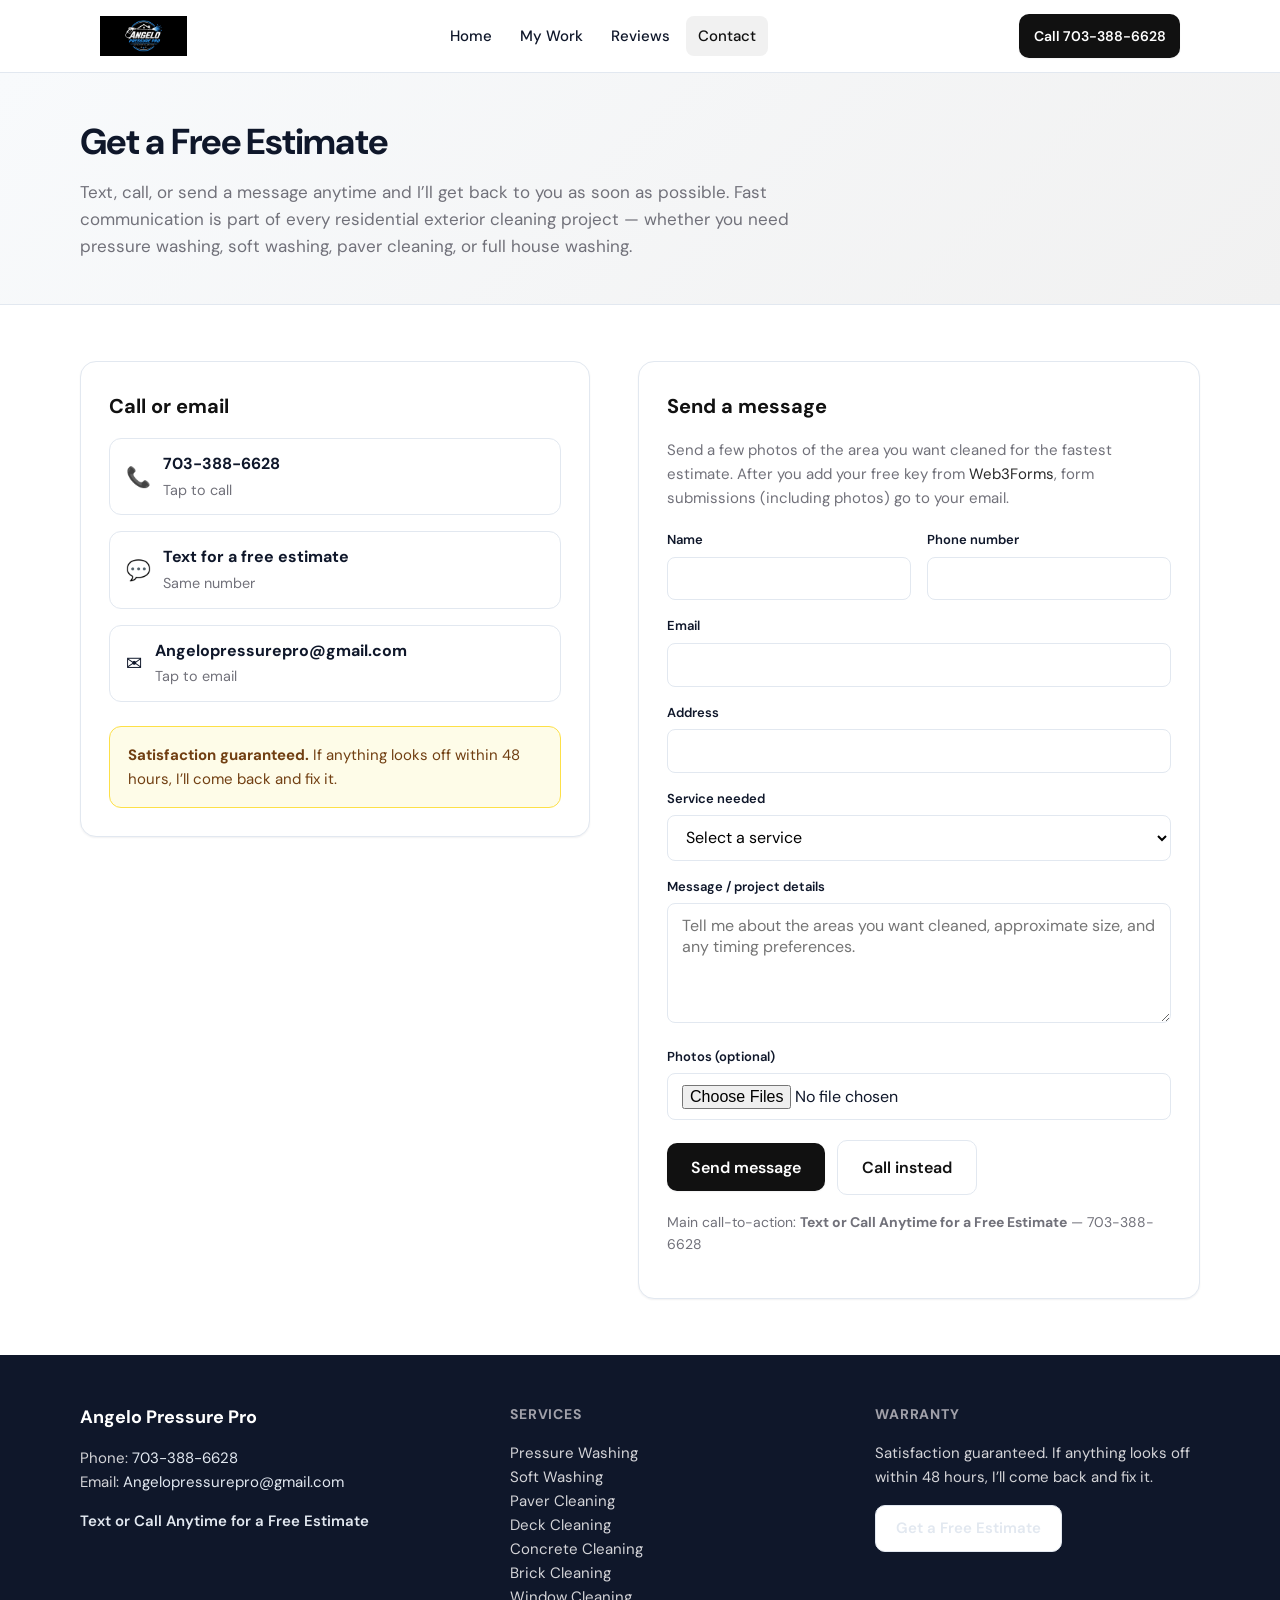
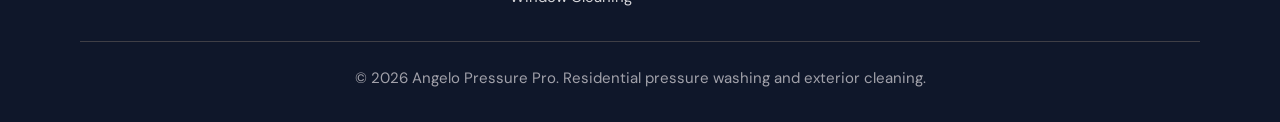
<file: contact.html>
<!DOCTYPE html>
<html lang="en">
  <head>
    <meta charset="UTF-8" />
    <meta
      name="viewport"
      content="width=device-width, initial-scale=1, viewport-fit=cover"
    />
    <meta
      name="description"
      content="Contact Angelo Pressure Pro for a free pressure washing or exterior cleaning estimate. Call 703-388-6628 or send a message."
    />
    <title>Contact | Free Estimate | Angelo Pressure Pro</title>
    <link rel="preconnect" href="https://fonts.googleapis.com" />
    <link rel="preconnect" href="https://fonts.gstatic.com" crossorigin />
    <link
      href="https://fonts.googleapis.com/css2?family=DM+Sans:ital,opsz,wght@0,9..40,400;0,9..40,500;0,9..40,600;0,9..40,700;1,9..40,400&amp;display=swap"
      rel="stylesheet"
    />
    <link rel="stylesheet" href="css/styles.css" />
  </head>
  <body>
    <a class="skip-link" href="#main">Skip to content</a>
    <header class="site-header">
      <div class="header-inner">
        <a class="logo" href="index.html">
          <img
            class="logo-img"
            src="images/logo-angelo-pressure-pro.png"
            alt="Angelo Pressure Pro — Exterior cleaning"
            width="1024"
            height="472"
            decoding="async"
          />
        </a>
        <nav class="nav-desktop" aria-label="Main">
          <a href="index.html">Home</a>
          <a href="my-work.html">My Work</a>
          <a href="reviews.html">Reviews</a>
          <a href="contact.html" class="is-active">Contact</a>
        </nav>
        <div class="header-cta">
          <a class="btn btn-primary nav-phone" href="tel:+17033886628">Call 703-388-6628</a>
          <button
            type="button"
            class="nav-toggle"
            aria-label="Open menu"
            aria-expanded="false"
          >
            <span></span>
          </button>
        </div>
      </div>
    </header>

    <main id="main">
      <header class="page-hero">
        <div class="page-hero-inner">
          <h1>Get a Free Estimate</h1>
          <p>
            Text, call, or send a message anytime and I’ll get back to you as soon as possible. Fast communication is part of every residential exterior cleaning project — whether you need pressure washing, soft washing, paver cleaning, or full house washing.
          </p>
        </div>
      </header>

      <section class="section section-alt" aria-label="Contact options and form">
        <div class="section-inner contact-layout">
          <div>
            <div class="contact-card">
              <h2>Call or email</h2>
              <div class="contact-links">
                <a href="tel:+17033886628">
                  <span class="contact-icon" aria-hidden="true">📞</span>
                  <span><strong>703-388-6628</strong><br /><span style="font-weight: 400; font-size: 0.9rem; color: var(--color-muted)">Tap to call</span></span>
                </a>
                <a href="sms:+17033886628">
                  <span class="contact-icon" aria-hidden="true">💬</span>
                  <span><strong>Text for a free estimate</strong><br /><span style="font-weight: 400; font-size: 0.9rem; color: var(--color-muted)">Same number</span></span>
                </a>
                <a href="mailto:Angelopressurepro@gmail.com">
                  <span class="contact-icon" aria-hidden="true">✉</span>
                  <span><strong>Angelopressurepro@gmail.com</strong><br /><span style="font-weight: 400; font-size: 0.9rem; color: var(--color-muted)">Tap to email</span></span>
                </a>
              </div>
              <div class="warranty-box">
                <strong>Satisfaction guaranteed.</strong> If anything looks off within 48 hours, I’ll come back and fix it.
              </div>
            </div>
          </div>

          <div class="contact-card contact-form-wrap">
            <h2>Send a message</h2>
            <p class="form-note">
              Send a few photos of the area you want cleaned for the fastest estimate. After you add your free key from
              <a href="https://web3forms.com" rel="noopener noreferrer">Web3Forms</a>, form submissions (including photos) go to your email.
            </p>
            <div id="form-success" class="form-success" role="status"></div>
            <!-- Replace YOUR_ACCESS_KEY with your key from https://web3forms.com -->
            <form
              id="contact-form"
              action="https://api.web3forms.com/submit"
              method="POST"
              enctype="multipart/form-data"
            >
              <input type="hidden" name="access_key" value="YOUR_ACCESS_KEY" />
              <input type="hidden" name="subject" value="New estimate request — Angelo Pressure Pro" />
              <input type="checkbox" name="botcheck" value="" style="display: none" tabindex="-1" autocomplete="off" />

              <div class="form-grid two">
                <div>
                  <label for="name">Name</label>
                  <input id="name" name="name" type="text" required autocomplete="name" />
                </div>
                <div>
                  <label for="phone">Phone number</label>
                  <input id="phone" name="phone" type="tel" required autocomplete="tel" />
                </div>
              </div>
              <div class="form-grid" style="margin-top: 1rem">
                <div>
                  <label for="email">Email</label>
                  <input id="email" name="email" type="email" required autocomplete="email" />
                </div>
              </div>
              <div class="form-grid" style="margin-top: 1rem">
                <div>
                  <label for="address">Address</label>
                  <input id="address" name="address" type="text" autocomplete="street-address" />
                </div>
              </div>
              <div class="form-grid" style="margin-top: 1rem">
                <div>
                  <label for="service">Service needed</label>
                  <select id="service" name="service" required>
                    <option value="">Select a service</option>
                    <option value="Pressure washing">Pressure washing</option>
                    <option value="House soft washing">House soft washing</option>
                    <option value="Paver cleaning">Paver cleaning</option>
                    <option value="Deck cleaning">Deck cleaning</option>
                    <option value="Concrete cleaning">Concrete cleaning</option>
                    <option value="Brick cleaning">Brick cleaning</option>
                    <option value="Window cleaning">Window cleaning</option>
                    <option value="Multiple / not sure">Multiple / not sure</option>
                  </select>
                </div>
              </div>
              <div class="form-grid" style="margin-top: 1rem">
                <div>
                  <label for="message">Message / project details</label>
                  <textarea id="message" name="message" required placeholder="Tell me about the areas you want cleaned, approximate size, and any timing preferences."></textarea>
                </div>
              </div>
              <div class="form-grid" style="margin-top: 1rem">
                <div>
                  <label for="attachment">Photos (optional)</label>
                  <input id="attachment" name="attachment" type="file" accept="image/*" multiple />
                </div>
              </div>

              <div class="form-actions">
                <button type="submit" class="btn btn-primary btn-lg">Send message</button>
                <a class="btn btn-secondary btn-lg" href="tel:+17033886628">Call instead</a>
              </div>
              <p class="form-hint">
                Main call-to-action: <strong>Text or Call Anytime for a Free Estimate</strong> — 703-388-6628
              </p>
            </form>
          </div>
        </div>
      </section>
    </main>

    <footer class="site-footer">
      <div class="footer-inner">
        <div class="footer-brand">
          <strong>Angelo Pressure Pro</strong>
          <p>
            Phone: <a href="tel:+17033886628">703-388-6628</a><br />
            Email:
            <a href="mailto:Angelopressurepro@gmail.com">Angelopressurepro@gmail.com</a>
          </p>
          <p class="footer-cta">Text or Call Anytime for a Free Estimate</p>
        </div>
        <div>
          <h3>Services</h3>
          <ul>
            <li>Pressure Washing</li>
            <li>Soft Washing</li>
            <li>Paver Cleaning</li>
            <li>Deck Cleaning</li>
            <li>Concrete Cleaning</li>
            <li>Brick Cleaning</li>
            <li>Window Cleaning</li>
          </ul>
        </div>
        <div>
          <h3>Warranty</h3>
          <p>
            Satisfaction guaranteed. If anything looks off within 48 hours, I’ll come back and fix it.
          </p>
          <p style="margin-top: 1rem">
            <a class="btn btn-secondary" href="contact.html">Get a Free Estimate</a>
          </p>
        </div>
      </div>
      <p class="footer-bottom">
        © <span id="y"></span> Angelo Pressure Pro. Residential pressure washing and exterior cleaning.
      </p>
    </footer>

    <div class="mobile-cta-bar">
      <a class="btn btn-secondary" href="sms:+17033886628">Text Us</a>
      <a class="btn btn-primary" href="tel:+17033886628">Call Now</a>
    </div>

    <script>
      document.getElementById("y").textContent = new Date().getFullYear();
    </script>
    <script src="js/main.js"></script>
    <script src="js/contact-form.js"></script>
  </body>
</html>
</file>
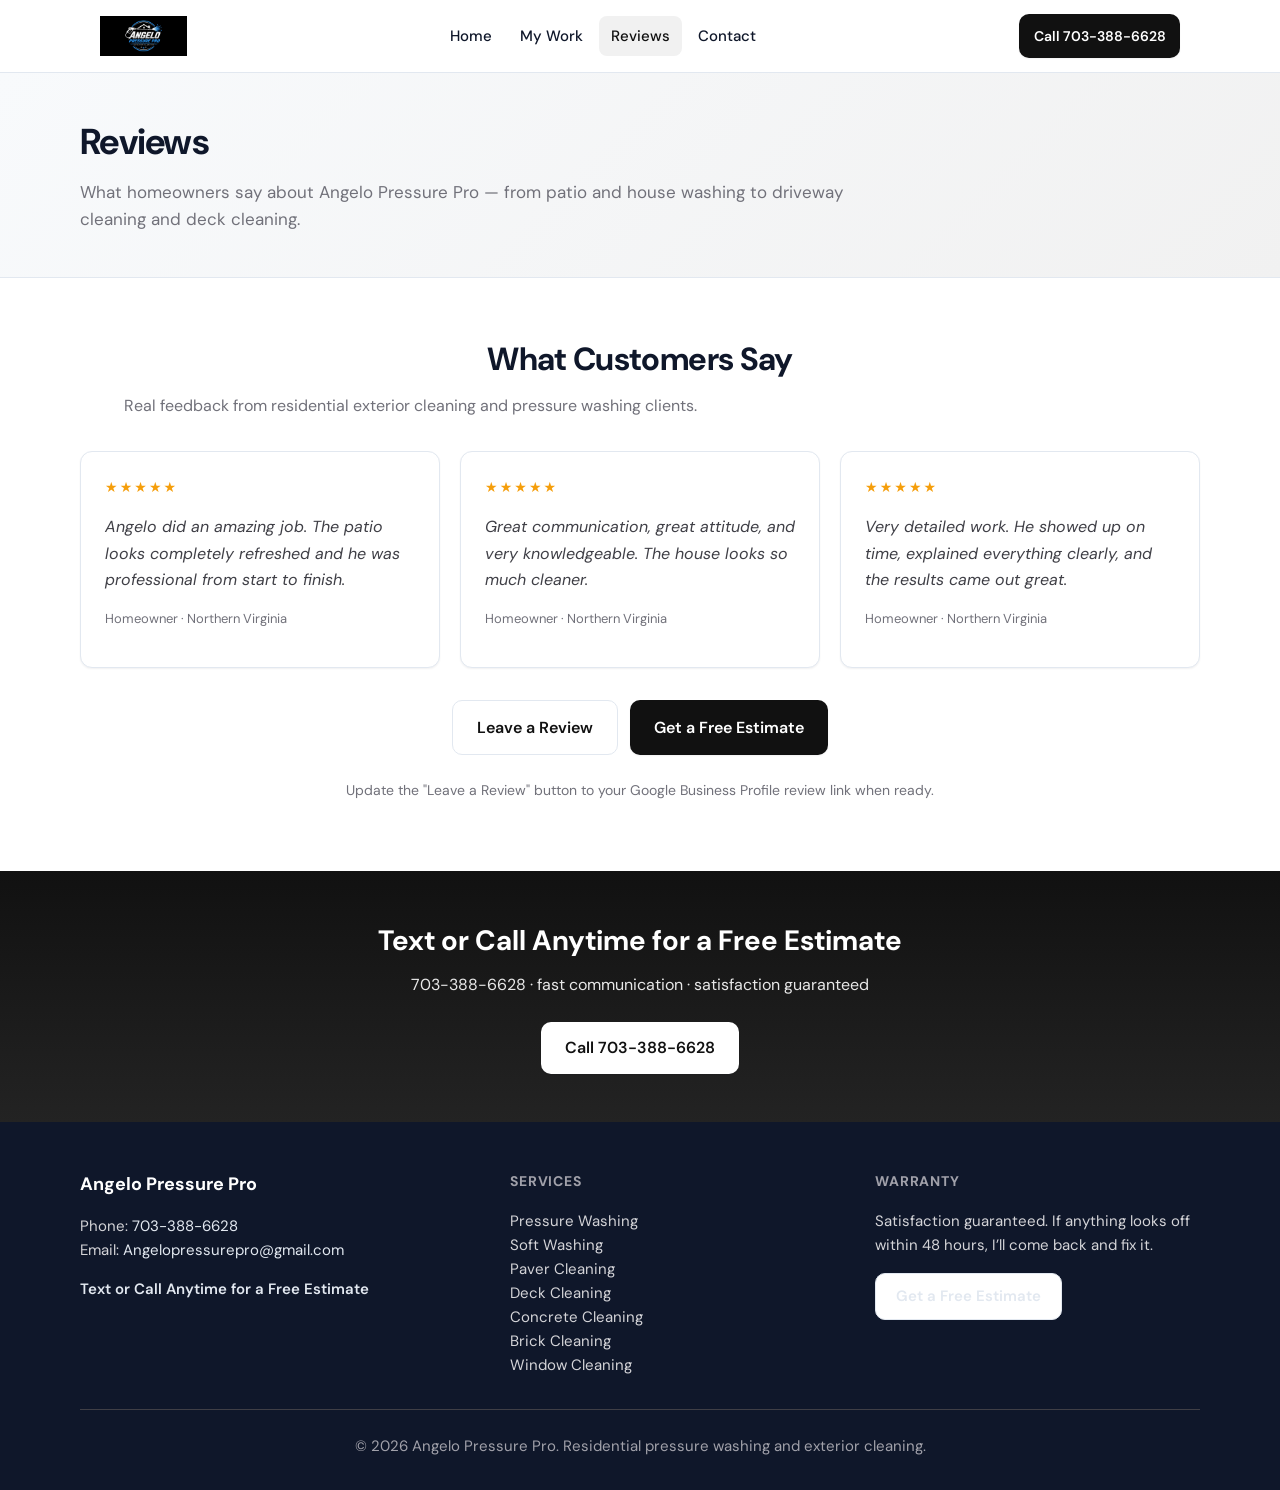
<file: reviews.html>
<!DOCTYPE html>
<html lang="en">
  <head>
    <meta charset="UTF-8" />
    <meta
      name="viewport"
      content="width=device-width, initial-scale=1, viewport-fit=cover"
    />
    <meta
      name="description"
      content="Customer reviews for Angelo Pressure Pro — pressure washing, soft washing, and residential exterior cleaning in Northern Virginia."
    />
    <title>Reviews | Angelo Pressure Pro</title>
    <link rel="preconnect" href="https://fonts.googleapis.com" />
    <link rel="preconnect" href="https://fonts.gstatic.com" crossorigin />
    <link
      href="https://fonts.googleapis.com/css2?family=DM+Sans:ital,opsz,wght@0,9..40,400;0,9..40,500;0,9..40,600;0,9..40,700;1,9..40,400&amp;display=swap"
      rel="stylesheet"
    />
    <link rel="stylesheet" href="css/styles.css" />
  </head>
  <body>
    <a class="skip-link" href="#main">Skip to content</a>
    <header class="site-header">
      <div class="header-inner">
        <a class="logo" href="index.html">
          <img
            class="logo-img"
            src="images/logo-angelo-pressure-pro.png"
            alt="Angelo Pressure Pro — Exterior cleaning"
            width="1024"
            height="472"
            decoding="async"
          />
        </a>
        <nav class="nav-desktop" aria-label="Main">
          <a href="index.html">Home</a>
          <a href="my-work.html">My Work</a>
          <a href="reviews.html" class="is-active">Reviews</a>
          <a href="contact.html">Contact</a>
        </nav>
        <div class="header-cta">
          <a class="btn btn-primary nav-phone" href="tel:+17033886628">Call 703-388-6628</a>
          <button
            type="button"
            class="nav-toggle"
            aria-label="Open menu"
            aria-expanded="false"
          >
            <span></span>
          </button>
        </div>
      </div>
    </header>

    <main id="main">
      <header class="page-hero">
        <div class="page-hero-inner">
          <h1>Reviews</h1>
          <p>
            What homeowners say about Angelo Pressure Pro — from patio and house washing to driveway cleaning and deck cleaning.
          </p>
        </div>
      </header>

      <section class="section section-alt" aria-labelledby="reviews-heading">
        <div class="section-inner">
          <div class="section-head text-center" style="margin-left: auto; margin-right: auto">
            <h2 id="reviews-heading">What Customers Say</h2>
            <p>Real feedback from residential exterior cleaning and pressure washing clients.</p>
          </div>
          <div id="reviews-root" class="reviews-grid"></div>
          <div class="reviews-actions">
            <a
              class="btn btn-secondary btn-lg"
              href="https://www.google.com/search?q=Angelo+Pressure+Pro"
              rel="noopener noreferrer"
              >Leave a Review</a
            >
            <a class="btn btn-primary btn-lg" href="contact.html">Get a Free Estimate</a>
          </div>
          <p class="text-center form-hint" style="margin-top: 1.5rem">
            Update the &quot;Leave a Review&quot; button to your Google Business Profile review link when ready.
          </p>
        </div>
      </section>

      <section class="cta-band" aria-labelledby="reviews-cta">
        <div class="section-inner text-center">
          <h2 id="reviews-cta">Text or Call Anytime for a Free Estimate</h2>
          <p>703-388-6628 · fast communication · satisfaction guaranteed</p>
          <a class="btn btn-primary btn-lg" href="tel:+17033886628">Call 703-388-6628</a>
        </div>
      </section>
    </main>

    <footer class="site-footer">
      <div class="footer-inner">
        <div class="footer-brand">
          <strong>Angelo Pressure Pro</strong>
          <p>
            Phone: <a href="tel:+17033886628">703-388-6628</a><br />
            Email:
            <a href="mailto:Angelopressurepro@gmail.com">Angelopressurepro@gmail.com</a>
          </p>
          <p class="footer-cta">Text or Call Anytime for a Free Estimate</p>
        </div>
        <div>
          <h3>Services</h3>
          <ul>
            <li>Pressure Washing</li>
            <li>Soft Washing</li>
            <li>Paver Cleaning</li>
            <li>Deck Cleaning</li>
            <li>Concrete Cleaning</li>
            <li>Brick Cleaning</li>
            <li>Window Cleaning</li>
          </ul>
        </div>
        <div>
          <h3>Warranty</h3>
          <p>
            Satisfaction guaranteed. If anything looks off within 48 hours, I’ll come back and fix it.
          </p>
          <p style="margin-top: 1rem">
            <a class="btn btn-secondary" href="contact.html">Get a Free Estimate</a>
          </p>
        </div>
      </div>
      <p class="footer-bottom">
        © <span id="y"></span> Angelo Pressure Pro. Residential pressure washing and exterior cleaning.
      </p>
    </footer>

    <div class="mobile-cta-bar">
      <a class="btn btn-secondary" href="sms:+17033886628">Text Us</a>
      <a class="btn btn-primary" href="tel:+17033886628">Call Now</a>
    </div>

    <script>
      document.getElementById("y").textContent = new Date().getFullYear();
    </script>
    <script src="js/reviews-data.js"></script>
    <script src="js/reviews-render.js"></script>
    <script src="js/main.js"></script>
  </body>
</html>
</file>
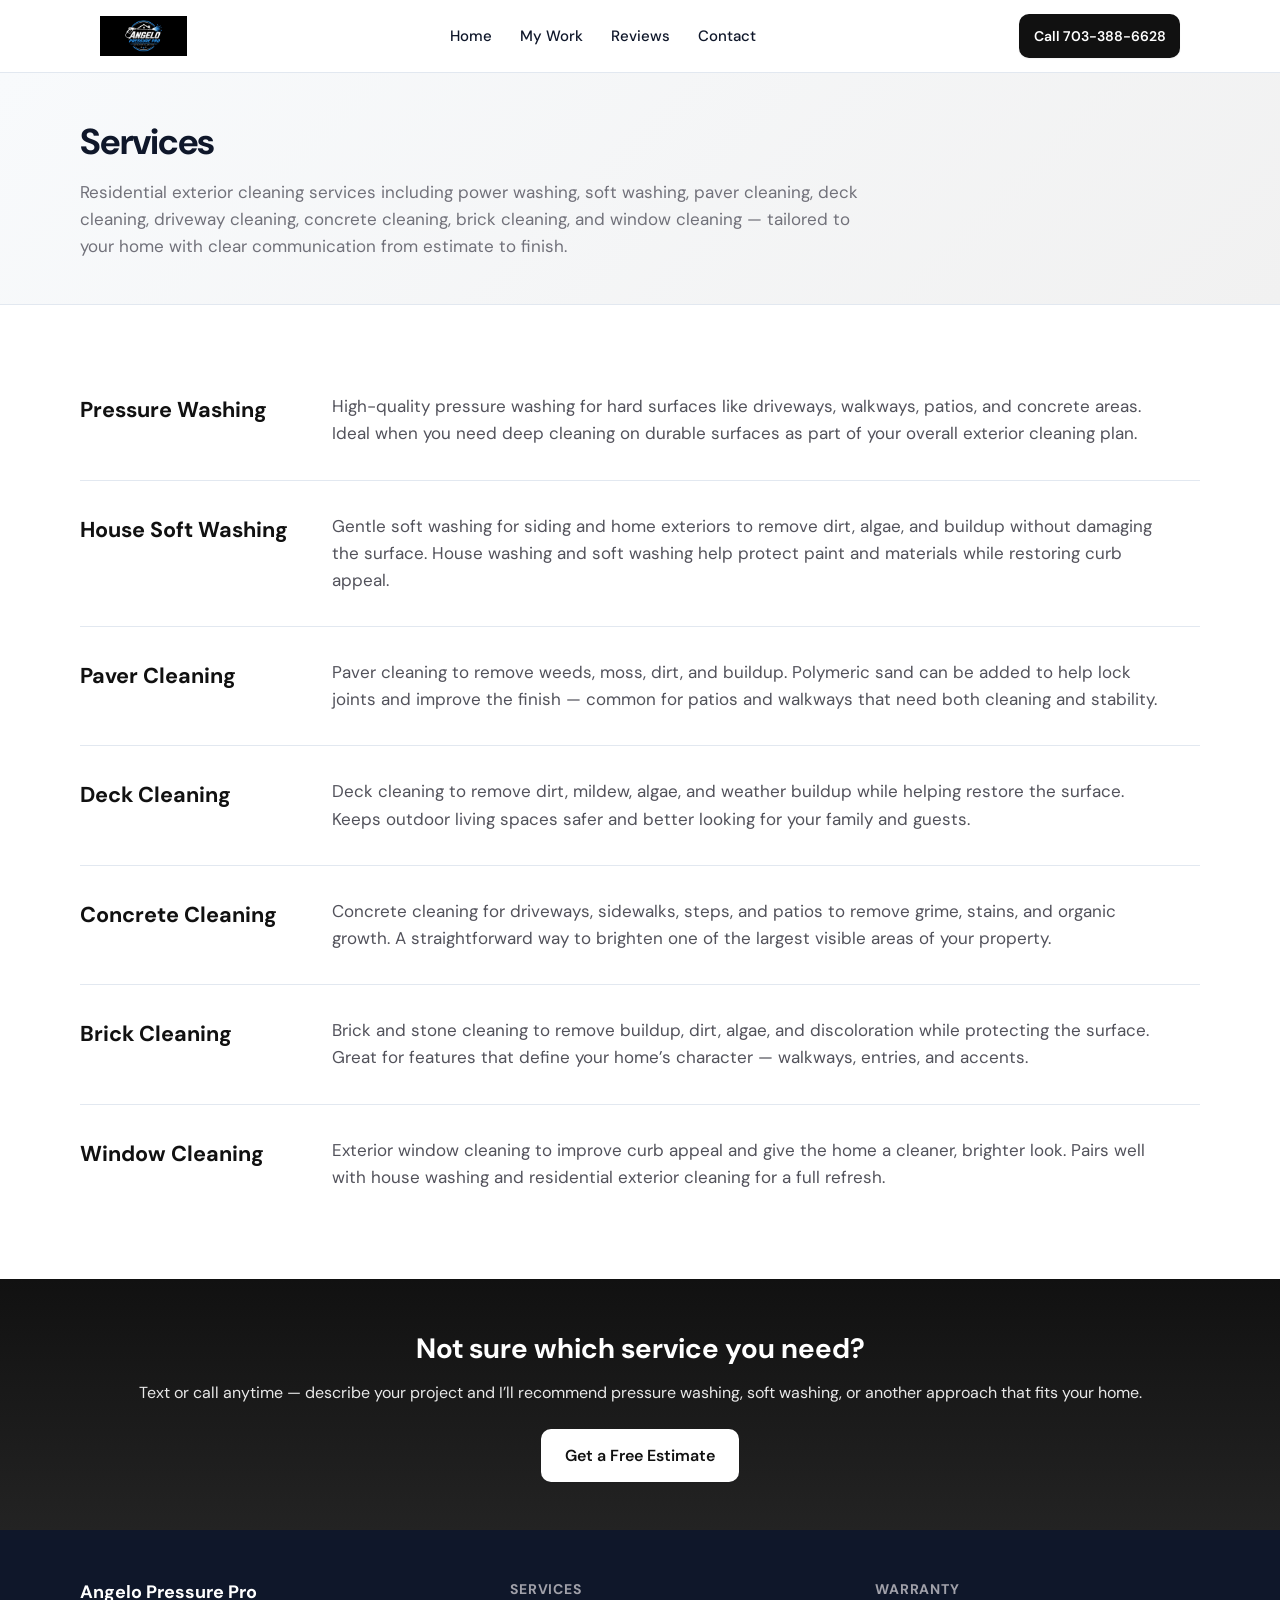
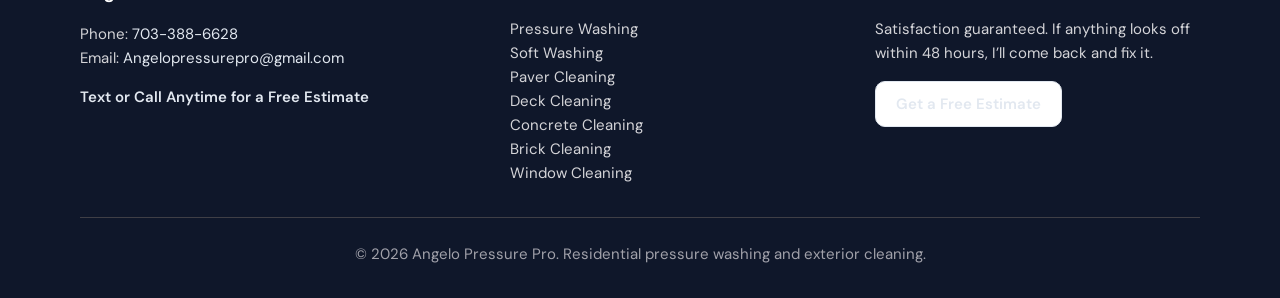
<file: services.html>
<!DOCTYPE html>
<html lang="en">
  <head>
    <meta charset="UTF-8" />
    <meta
      name="viewport"
      content="width=device-width, initial-scale=1, viewport-fit=cover"
    />
    <meta
      name="description"
      content="Pressure washing, house soft washing, paver cleaning, deck cleaning, concrete cleaning, brick cleaning, and window cleaning by Angelo Pressure Pro. Free estimates."
    />
    <title>Services | Pressure Washing &amp; Exterior Cleaning | Angelo Pressure Pro</title>
    <link rel="preconnect" href="https://fonts.googleapis.com" />
    <link rel="preconnect" href="https://fonts.gstatic.com" crossorigin />
    <link
      href="https://fonts.googleapis.com/css2?family=DM+Sans:ital,opsz,wght@0,9..40,400;0,9..40,500;0,9..40,600;0,9..40,700;1,9..40,400&amp;display=swap"
      rel="stylesheet"
    />
    <link rel="stylesheet" href="css/styles.css" />
  </head>
  <body>
    <a class="skip-link" href="#main">Skip to content</a>
    <header class="site-header">
      <div class="header-inner">
        <a class="logo" href="index.html">
          <img
            class="logo-img"
            src="images/logo-angelo-pressure-pro.png"
            alt="Angelo Pressure Pro — Exterior cleaning"
            width="1024"
            height="472"
            decoding="async"
          />
        </a>
        <nav class="nav-desktop" aria-label="Main">
          <a href="index.html">Home</a>
          <a href="my-work.html">My Work</a>
          <a href="reviews.html">Reviews</a>
          <a href="contact.html">Contact</a>
        </nav>
        <div class="header-cta">
          <a class="btn btn-primary nav-phone" href="tel:+17033886628">Call 703-388-6628</a>
          <button
            type="button"
            class="nav-toggle"
            aria-label="Open menu"
            aria-expanded="false"
          >
            <span></span>
          </button>
        </div>
      </div>
    </header>

    <main id="main">
      <header class="page-hero">
        <div class="page-hero-inner">
          <h1>Services</h1>
          <p>
            Residential exterior cleaning services including power washing, soft washing, paver cleaning, deck cleaning, driveway cleaning, concrete cleaning, brick cleaning, and window cleaning — tailored to your home with clear communication from estimate to finish.
          </p>
        </div>
      </header>

      <section class="section section-alt" aria-label="Service list">
        <div class="section-inner">
          <article class="service-block" id="pressure-washing">
            <h2>Pressure Washing</h2>
            <p>
              High-quality pressure washing for hard surfaces like driveways, walkways, patios, and concrete areas. Ideal when you need deep cleaning on durable surfaces as part of your overall exterior cleaning plan.
            </p>
          </article>
          <article class="service-block" id="house-soft-washing">
            <h2>House Soft Washing</h2>
            <p>
              Gentle soft washing for siding and home exteriors to remove dirt, algae, and buildup without damaging the surface. House washing and soft washing help protect paint and materials while restoring curb appeal.
            </p>
          </article>
          <article class="service-block" id="paver-cleaning">
            <h2>Paver Cleaning</h2>
            <p>
              Paver cleaning to remove weeds, moss, dirt, and buildup. Polymeric sand can be added to help lock joints and improve the finish — common for patios and walkways that need both cleaning and stability.
            </p>
          </article>
          <article class="service-block" id="deck-cleaning">
            <h2>Deck Cleaning</h2>
            <p>
              Deck cleaning to remove dirt, mildew, algae, and weather buildup while helping restore the surface. Keeps outdoor living spaces safer and better looking for your family and guests.
            </p>
          </article>
          <article class="service-block" id="concrete-cleaning">
            <h2>Concrete Cleaning</h2>
            <p>
              Concrete cleaning for driveways, sidewalks, steps, and patios to remove grime, stains, and organic growth. A straightforward way to brighten one of the largest visible areas of your property.
            </p>
          </article>
          <article class="service-block" id="brick-cleaning">
            <h2>Brick Cleaning</h2>
            <p>
              Brick and stone cleaning to remove buildup, dirt, algae, and discoloration while protecting the surface. Great for features that define your home’s character — walkways, entries, and accents.
            </p>
          </article>
          <article class="service-block" id="window-cleaning">
            <h2>Window Cleaning</h2>
            <p>
              Exterior window cleaning to improve curb appeal and give the home a cleaner, brighter look. Pairs well with house washing and residential exterior cleaning for a full refresh.
            </p>
          </article>
        </div>
      </section>

      <section class="cta-band" aria-labelledby="services-cta">
        <div class="section-inner text-center">
          <h2 id="services-cta">Not sure which service you need?</h2>
          <p>
            Text or call anytime — describe your project and I’ll recommend pressure washing, soft washing, or another approach that fits your home.
          </p>
          <a class="btn btn-primary btn-lg" href="contact.html">Get a Free Estimate</a>
        </div>
      </section>
    </main>

    <footer class="site-footer">
      <div class="footer-inner">
        <div class="footer-brand">
          <strong>Angelo Pressure Pro</strong>
          <p>
            Phone: <a href="tel:+17033886628">703-388-6628</a><br />
            Email:
            <a href="mailto:Angelopressurepro@gmail.com">Angelopressurepro@gmail.com</a>
          </p>
          <p class="footer-cta">Text or Call Anytime for a Free Estimate</p>
        </div>
        <div>
          <h3>Services</h3>
          <ul>
            <li>Pressure Washing</li>
            <li>Soft Washing</li>
            <li>Paver Cleaning</li>
            <li>Deck Cleaning</li>
            <li>Concrete Cleaning</li>
            <li>Brick Cleaning</li>
            <li>Window Cleaning</li>
          </ul>
        </div>
        <div>
          <h3>Warranty</h3>
          <p>
            Satisfaction guaranteed. If anything looks off within 48 hours, I’ll come back and fix it.
          </p>
          <p style="margin-top: 1rem">
            <a class="btn btn-secondary" href="contact.html">Get a Free Estimate</a>
          </p>
        </div>
      </div>
      <p class="footer-bottom">
        © <span id="y"></span> Angelo Pressure Pro. Residential pressure washing and exterior cleaning.
      </p>
    </footer>

    <div class="mobile-cta-bar">
      <a class="btn btn-secondary" href="sms:+17033886628">Text Us</a>
      <a class="btn btn-primary" href="tel:+17033886628">Call Now</a>
    </div>

    <script>
      document.getElementById("y").textContent = new Date().getFullYear();
    </script>
    <script src="js/main.js"></script>
  </body>
</html>
</file>
<file: css/styles.css>
/* Angelo Pressure Pro — global styles */
:root {
  --color-bg: #f8fafc;
  --color-surface: #ffffff;
  --color-text: #0f172a;
  --color-muted: #71717a;
  --color-border: #e2e8f0;
  --color-primary: #111111;
  --color-primary-hover: #1a1a1a;
  --color-accent: #2a2a2a;
  --color-accent-soft: #f1f1f1;
  --font-sans: "DM Sans", system-ui, -apple-system, sans-serif;
  --shadow-sm: 0 1px 2px rgba(15, 23, 42, 0.06);
  --shadow-md: 0 10px 40px -12px rgba(15, 23, 42, 0.15);
  --radius: 12px;
  --radius-lg: 16px;
  --max: 1120px;
  --header-h: 72px;
  --section-pad-x: max(1rem, env(safe-area-inset-left));
  --section-pad-x-end: max(1rem, env(safe-area-inset-right));
}

*,
*::before,
*::after {
  box-sizing: border-box;
}

html {
  scroll-behavior: smooth;
}

body {
  margin: 0;
  font-family: var(--font-sans);
  font-size: 1rem;
  line-height: 1.6;
  color: var(--color-text);
  background: var(--color-bg);
  -webkit-font-smoothing: antialiased;
}

@media (max-width: 600px) {
  body {
    font-size: 1.0625rem;
    line-height: 1.65;
  }
}

.visually-hidden {
  position: absolute;
  width: 1px;
  height: 1px;
  padding: 0;
  margin: -1px;
  overflow: hidden;
  clip: rect(0, 0, 0, 0);
  white-space: nowrap;
  border: 0;
}

img {
  max-width: 100%;
  height: auto;
  display: block;
}

a {
  color: var(--color-accent);
  text-decoration: none;
}

a:hover {
  text-decoration: underline;
}

:focus-visible {
  outline: 2px solid var(--color-accent);
  outline-offset: 2px;
}

.skip-link {
  position: absolute;
  left: -9999px;
  top: 0;
  padding: 0.75rem 1rem;
  background: var(--color-primary);
  color: #fff;
  z-index: 1000;
}

.skip-link:focus {
  left: 1rem;
  top: 1rem;
}

/* Header */
.site-header {
  position: sticky;
  top: 0;
  z-index: 100;
  background: rgba(255, 255, 255, 0.92);
  backdrop-filter: blur(10px);
  border-bottom: 1px solid var(--color-border);
}

.header-inner {
  max-width: var(--max);
  margin: 0 auto;
  padding: 0 max(1.25rem, env(safe-area-inset-right)) 0 max(1.25rem, env(safe-area-inset-left));
  height: var(--header-h);
  display: flex;
  align-items: center;
  justify-content: space-between;
  gap: 1rem;
}

.logo {
  font-weight: 700;
  font-size: 1.125rem;
  letter-spacing: -0.02em;
  color: var(--color-text);
  text-decoration: none;
  display: flex;
  flex-direction: row;
  align-items: center;
  line-height: 1;
}

.logo-img {
  display: block;
  height: 40px;
  width: auto;
  max-width: min(240px, 58vw);
  object-fit: contain;
  object-position: center;
}

.logo:hover {
  text-decoration: none;
  color: var(--color-primary);
}

.logo:hover .logo-img {
  opacity: 0.9;
}

.nav-desktop {
  display: flex;
  align-items: center;
  gap: 0.25rem;
}

.nav-desktop a {
  padding: 0.5rem 0.75rem;
  border-radius: 8px;
  color: var(--color-text);
  font-weight: 500;
  font-size: 0.9375rem;
  text-decoration: none;
}

.nav-desktop a:hover,
.nav-desktop a.is-active {
  background: var(--color-accent-soft);
  color: var(--color-primary);
  text-decoration: none;
}

.header-cta {
  display: flex;
  align-items: center;
  gap: 0.5rem;
}

.btn {
  display: inline-flex;
  align-items: center;
  justify-content: center;
  gap: 0.5rem;
  padding: 0.65rem 1.25rem;
  font-family: inherit;
  font-size: 0.9375rem;
  font-weight: 600;
  border-radius: 10px;
  border: none;
  cursor: pointer;
  text-decoration: none;
  transition: background 0.2s, color 0.2s, box-shadow 0.2s;
}

.btn-primary {
  background: var(--color-primary);
  color: #fff;
  box-shadow: var(--shadow-sm);
}

.btn-primary:hover {
  background: var(--color-primary-hover);
  text-decoration: none;
  color: #fff;
}

.btn-secondary {
  background: var(--color-surface);
  color: var(--color-primary);
  border: 1px solid var(--color-border);
}

.btn-secondary:hover {
  background: var(--color-bg);
  border-color: #d4d4d8;
  text-decoration: none;
  color: var(--color-primary);
}

.btn-ghost {
  background: transparent;
  color: var(--color-primary);
}

.btn-ghost:hover {
  background: var(--color-accent-soft);
  text-decoration: none;
}

.btn-lg {
  padding: 0.85rem 1.5rem;
  font-size: 1rem;
}

.nav-toggle {
  display: none;
  width: 44px;
  height: 44px;
  padding: 0;
  border: 1px solid var(--color-border);
  border-radius: 10px;
  background: var(--color-surface);
  cursor: pointer;
  align-items: center;
  justify-content: center;
}

.nav-toggle span {
  display: block;
  width: 20px;
  height: 2px;
  background: var(--color-text);
  position: relative;
}

.nav-toggle span::before,
.nav-toggle span::after {
  content: "";
  position: absolute;
  left: 0;
  width: 20px;
  height: 2px;
  background: var(--color-text);
  transition: transform 0.2s;
}

.nav-toggle span::before {
  top: -6px;
}

.nav-toggle span::after {
  top: 6px;
}

.nav-toggle[aria-expanded="true"] span {
  background: transparent;
}

.nav-toggle[aria-expanded="true"] span::before {
  top: 0;
  transform: rotate(45deg);
}

.nav-toggle[aria-expanded="true"] span::after {
  top: 0;
  transform: rotate(-45deg);
}

@media (max-width: 900px) {
  .nav-toggle {
    display: flex;
  }

  .nav-desktop {
    position: fixed;
    inset: var(--header-h) 0 auto 0;
    flex-direction: column;
    align-items: stretch;
    padding: 1rem;
    background: var(--color-surface);
    border-bottom: 1px solid var(--color-border);
    box-shadow: var(--shadow-md);
    transform: translateY(-100%);
    opacity: 0;
    visibility: hidden;
    transition: transform 0.25s, opacity 0.25s, visibility 0.25s;
  }

  .nav-desktop.is-open {
    transform: translateY(0);
    opacity: 1;
    visibility: visible;
  }

  .nav-desktop a {
    padding: 0.85rem 1rem;
  }

  .header-cta .btn:not(.nav-phone) {
    display: none;
  }
}

.nav-phone {
  font-size: 0.875rem;
  padding: 0.55rem 0.9rem;
  white-space: nowrap;
  min-height: 44px;
  align-items: center;
}

/* Hero */
.hero {
  position: relative;
  background: linear-gradient(135deg, #111111 0%, #1a1a1a 45%, #202020 100%);
  color: #fff;
  overflow: hidden;
}

.hero::after {
  content: "";
  position: absolute;
  inset: 0;
  background: url("data:image/svg+xml,%3Csvg width='60' height='60' viewBox='0 0 60 60' xmlns='http://www.w3.org/2000/svg'%3E%3Cg fill='none' fill-rule='evenodd'%3E%3Cg fill='%23ffffff' fill-opacity='0.04'%3E%3Cpath d='M36 34v-4h-2v4h-4v2h4v4h2v-4h4v-2h-4zm0-30V0h-2v4h-4v2h4v4h2V6h4V4h-4zM6 34v-4H4v4H0v2h4v4h2v-4h4v-2H6zM6 4V0H4v4H0v2h4v4h2V6h4V4H6z'/%3E%3C/g%3E%3C/g%3E%3C/svg%3E");
  pointer-events: none;
}

.hero-inner {
  position: relative;
  z-index: 1;
  max-width: var(--max);
  margin: 0 auto;
  padding: 4rem var(--section-pad-x-end) 4.5rem var(--section-pad-x);
}

.hero-badge {
  display: inline-block;
  font-size: 0.8125rem;
  font-weight: 600;
  text-transform: uppercase;
  letter-spacing: 0.06em;
  color: #d4d4d4;
  margin-bottom: 1rem;
}

.hero h1 {
  margin: 0 0 1rem;
  font-size: clamp(1.85rem, 4vw, 2.65rem);
  font-weight: 700;
  letter-spacing: -0.03em;
  line-height: 1.15;
  max-width: 18ch;
}

@media (max-width: 540px) {
  .hero-inner {
    padding-top: 3rem;
    padding-bottom: 3.75rem;
  }

  .hero h1 {
    max-width: none;
  }

  .hero-cta {
    flex-direction: column;
  }

  .hero-cta .btn {
    width: 100%;
    justify-content: center;
    min-height: 48px;
  }
}

.hero-sub {
  margin: 0 0 1.75rem;
  font-size: 1.0625rem;
  color: rgba(255, 255, 255, 0.9);
  max-width: 52ch;
}

.hero-cta {
  display: flex;
  flex-wrap: wrap;
  gap: 0.75rem;
  margin-bottom: 1.5rem;
}

.hero .btn-primary {
  background: #fff;
  color: var(--color-primary);
}

.hero .btn-primary:hover {
  background: #f1f1f1;
  color: var(--color-primary-hover);
}

.hero .btn-secondary {
  background: rgba(255, 255, 255, 0.08);
  color: #fff;
  border-color: rgba(255, 255, 255, 0.25);
}

.hero .btn-secondary:hover {
  background: rgba(255, 255, 255, 0.2);
  border-color: rgba(255, 255, 255, 0.5);
  color: #fff;
}

.hero-trust {
  font-size: 0.9375rem;
  color: rgba(255, 255, 255, 0.85);
  display: flex;
  flex-wrap: wrap;
  gap: 0.5rem 1.25rem;
  align-items: center;
}

.hero-trust strong {
  color: #fff;
}

/* ----- Home page only: dark header + full-bleed photo hero (index) ----- */
.page-home {
  --header-h: 60px;
}

.site-header--home {
  position: sticky;
  background: #000;
  border-bottom: none;
  backdrop-filter: none;
  overflow: visible;
  box-shadow: 0 14px 28px -22px rgba(0, 0, 0, 1);
}

.site-header--home::after {
  content: "";
  position: absolute;
  left: 0;
  right: 0;
  bottom: -26px;
  height: 30px;
  pointer-events: none;
  z-index: 1;
  background: linear-gradient(
    180deg,
    rgba(0, 0, 0, 0.98) 0%,
    rgba(0, 0, 0, 0.78) 45%,
    rgba(10, 10, 10, 0) 100%
  );
}

.header-home-bar {
  display: grid;
  grid-template-columns: minmax(2.75rem, 1fr) auto minmax(2.75rem, 1fr);
  align-items: center;
  min-height: var(--header-h);
  padding: 0 max(0.75rem, env(safe-area-inset-right)) 0 max(0.75rem, env(safe-area-inset-left));
  max-width: var(--max);
  margin: 0 auto;
  background: linear-gradient(
    180deg,
    rgba(0, 0, 0, 0.68) 0%,
    rgba(0, 0, 0, 0.22) 100%
  );
}

.logo--home {
  grid-column: 2;
  justify-self: center;
  text-align: center;
  margin: 0.35rem 0;
  text-decoration: none;
}

.logo--home .logo-img {
  /* Wide mark: a bit taller + slight horizontal stretch so it reads clearly on mobile */
  height: clamp(44px, 12vw, 54px);
  max-width: min(340px, 88vw);
  width: auto;
  object-fit: contain;
  transform: scaleX(1.12);
  transform-origin: center;
  filter: drop-shadow(0 1px 2px rgba(0, 0, 0, 0.35));
}

.logo--home:hover {
  text-decoration: none;
}

.logo--home:hover .logo-img {
  opacity: 0.92;
}

@media (min-width: 901px) {
  .logo--home .logo-img {
    transform: scaleX(1.06);
    max-width: min(400px, 42vw);
    height: 50px;
  }
}

.header-home-actions {
  grid-column: 3;
  justify-self: end;
  display: flex;
  align-items: center;
  gap: 0.15rem;
}

.header-home-icon {
  display: flex;
  align-items: center;
  justify-content: center;
  width: 44px;
  height: 44px;
  color: #fff;
  border-radius: 10px;
  text-decoration: none;
}

.header-home-icon:hover {
  background: rgba(255, 255, 255, 0.1);
  text-decoration: none;
  color: #fff;
}

.nav-toggle--home {
  border-color: rgba(255, 255, 255, 0.25);
  background: transparent;
}

.nav-toggle--home span,
.nav-toggle--home span::before,
.nav-toggle--home span::after {
  background: #fff;
}

@media (min-width: 901px) {
  .site-header--home .nav-toggle--home {
    display: none !important;
  }

  .site-header--home .nav-desktop--home {
    position: static !important;
    inset: auto !important;
    flex-direction: row !important;
    flex-wrap: wrap;
    justify-content: center;
    align-items: center;
    gap: 0.15rem;
    padding: 0.45rem 1rem 0.75rem;
    background: #0a0a0a;
    border-top: 1px solid rgba(255, 255, 255, 0.08);
    border-bottom: none;
    box-shadow: none !important;
    transform: none !important;
    opacity: 1 !important;
    visibility: visible !important;
  }

  .site-header--home .nav-desktop--home a {
    color: rgba(255, 255, 255, 0.92);
    padding: 0.5rem 0.8rem;
    border-radius: 8px;
  }

  .site-header--home .nav-desktop--home a:hover,
  .site-header--home .nav-desktop--home a.is-active {
    background: rgba(255, 255, 255, 0.08);
    color: #fff;
  }
}

.page-home .hero--photo {
  position: relative;
  background: #111;
  min-height: min(92svh, 56rem);
  display: flex;
  flex-direction: column;
  padding: 0;
  overflow: hidden;
}

.page-home .hero--photo::before {
  content: "";
  position: absolute;
  left: 0;
  right: 0;
  top: 0;
  height: 68px;
  z-index: 2;
  pointer-events: none;
  background: linear-gradient(
    180deg,
    rgba(10, 10, 10, 0.78) 0%,
    rgba(10, 10, 10, 0.42) 55%,
    rgba(10, 10, 10, 0) 100%
  );
}

.page-home .hero--photo::after {
  display: none;
}

.hero-photo-bg {
  position: absolute;
  inset: 0;
  background-position: center 15%;
  background-size: cover;
  background-repeat: no-repeat;
}

@media (max-width: 600px) {
  .hero-photo-bg {
    background-position: center top;
  }
}

.hero-photo-overlay {
  position: absolute;
  inset: 0;
  background: linear-gradient(
    180deg,
    rgba(0, 0, 0, 0.55) 0%,
    rgba(0, 0, 0, 0.3) 38%,
    rgba(0, 0, 0, 0.78) 100%
  );
  pointer-events: none;
}

.hero-inner--photo {
  position: relative;
  z-index: 1;
  flex: 1;
  display: flex;
  flex-direction: column;
  align-items: center;
  justify-content: flex-start;
  text-align: center;
  padding: clamp(1.5rem, 7vw, 3.25rem) max(1.25rem, env(safe-area-inset-left)) 2.75rem
    max(1.25rem, env(safe-area-inset-right));
  max-width: 28rem;
  margin: 0 auto;
  width: 100%;
}

.hero-inner--photo h1 {
  margin: 0 0 1rem;
  font-size: clamp(1.3rem, 4.8vw, 1.8rem);
  font-weight: 700;
  letter-spacing: -0.025em;
  line-height: 1.2;
  color: #fff;
  max-width: none;
  text-shadow: 0 2px 28px rgba(0, 0, 0, 0.5);
}

.hero-sub--photo {
  margin: 0 0 1.15rem;
  font-size: 0.93rem;
  line-height: 1.45;
  color: rgba(255, 255, 255, 0.96);
  max-width: none;
  text-shadow: 0 1px 14px rgba(0, 0, 0, 0.4);
}

.hero-cta--photo {
  width: 100%;
  display: flex;
  justify-content: center;
  margin-bottom: 1.25rem;
}

.btn-hero-contact {
  display: inline-flex;
  align-items: center;
  justify-content: center;
  min-height: 52px;
  padding: 0.9rem 2rem;
  font-size: 1rem;
  font-weight: 600;
  color: #0a0a0a !important;
  background: #fff !important;
  border-radius: 12px;
  box-shadow: 0 4px 24px rgba(0, 0, 0, 0.3);
  text-decoration: none;
  width: 100%;
  max-width: 280px;
  border: none;
  cursor: pointer;
  transition: background 0.2s, transform 0.15s;
}

.btn-hero-contact:hover {
  background: #f8fafc !important;
  color: #0a0a0a !important;
  text-decoration: none;
}

.btn-hero-contact:active {
  transform: scale(0.98);
}

.hero-photo-footnote {
  margin: 0;
  font-size: 0.875rem;
  line-height: 1.5;
  color: rgba(255, 255, 255, 0.88);
  width: 100%;
  display: flex;
  justify-content: center;
  text-align: center;
}

.hero-photo-footnote a {
  display: inline-block;
  color: #fff;
  font-weight: 600;
  text-decoration: underline;
  text-underline-offset: 3px;
  transform: translateX(-35px);
}

.hero-photo-footnote a:hover {
  color: #f1f1f1;
}

.hero-photo-dot {
  opacity: 0.65;
}

.see-difference {
  background: var(--color-surface);
  border-top: 3px solid var(--color-accent);
  padding: 2.25rem var(--section-pad-x-end) 2.75rem var(--section-pad-x);
}

.see-difference__inner {
  text-align: center;
}

.see-difference h2 {
  margin: 0 0 0.85rem;
  font-size: clamp(1.35rem, 4vw, 1.9rem);
  font-weight: 700;
  letter-spacing: -0.02em;
  color: #0f172a;
}

.see-difference__lead {
  margin: 0 auto;
  font-size: 1.0625rem;
  color: #52525b;
  line-height: 1.65;
  max-width: 42ch;
  text-align: center;
}

.see-difference__actions {
  display: flex;
  flex-direction: row;
  flex-wrap: wrap;
  justify-content: center;
  align-items: center;
  gap: 0.65rem;
  margin: 1.35rem 0 1.65rem;
}

.btn-showcase {
  display: inline-flex;
  align-items: center;
  justify-content: center;
  min-height: 48px;
  padding: 0.7rem 1.4rem;
  font-size: 0.9375rem;
  font-weight: 600;
  color: #fff !important;
  background: #0a0a0a !important;
  border: none;
  border-radius: 999px;
  text-decoration: none;
  box-shadow: 0 2px 8px rgba(0, 0, 0, 0.12);
  flex: 1 1 auto;
  min-width: 8.5rem;
  max-width: 11.5rem;
  transition: background 0.2s, transform 0.15s;
}

.btn-showcase:hover {
  background: #262626 !important;
  color: #fff !important;
  text-decoration: none;
}

.btn-showcase:active {
  transform: scale(0.98);
}

.home-showcase {
  display: flex;
  flex-direction: column;
  gap: 1.2rem;
  max-width: 28rem;
  margin: 0 auto;
  text-align: left;
}

.home-showcase__title {
  margin: 0 0 0.5rem;
  font-size: 0.8125rem;
  font-weight: 700;
  text-transform: uppercase;
  letter-spacing: 0.06em;
  color: var(--color-muted);
}

.home-showcase .compare-slider {
  border-radius: var(--radius-lg);
  overflow: hidden;
  box-shadow: var(--shadow-md);
}

.my-work-showcase {
  max-width: 40rem;
}

/* Home: simple static showcase gallery */
.work-gallery-block .section-head {
  margin-bottom: 1.25rem;
}

.work-photo-grid {
  display: grid;
  gap: 1rem;
  grid-template-columns: 1fr;
}

@media (min-width: 860px) {
  .work-photo-grid {
    grid-template-columns: repeat(3, 1fr);
  }
}

.work-photo-card {
  margin: 0;
  background: var(--color-surface);
  border: 1px solid var(--color-border);
  border-radius: var(--radius-lg);
  overflow: hidden;
  box-shadow: var(--shadow-sm);
}

.work-photo-card img {
  width: 100%;
  height: auto;
  display: block;
}

/* Home services accordion (compact + expandable) */
.home-services-accordion {
  background: var(--color-surface);
}

.service-accordion-list {
  display: grid;
  gap: 0.55rem;
}

.service-accordion {
  border: 1px solid var(--color-border);
  border-radius: 10px;
  background: #fff;
  overflow: hidden;
}

.service-accordion summary {
  list-style: none;
  cursor: pointer;
  padding: 0.7rem 0.95rem;
  min-height: 42px;
  font-size: 0.95rem;
  font-weight: 700;
  color: var(--color-text);
  display: flex;
  align-items: center;
  justify-content: space-between;
  gap: 0.75rem;
}

.service-accordion summary::-webkit-details-marker {
  display: none;
}

.service-accordion summary::after {
  content: "+";
  font-size: 1.1rem;
  line-height: 1;
  color: var(--color-primary);
  font-weight: 700;
}

.service-accordion[open] summary::after {
  content: "-";
}

.service-accordion p {
  margin: 0;
  padding: 0 0.95rem 0.8rem;
  font-size: 0.92rem;
  line-height: 1.5;
  color: #52525b;
}

@media (max-width: 540px) {
  .hero-inner--photo .hero-cta--photo {
    width: 100%;
  }

  .see-difference {
    padding-top: 1.85rem;
    padding-bottom: 2.15rem;
  }

  .see-difference__lead {
    font-size: 1rem;
    line-height: 1.55;
  }
}

/* Mobile / tablet: pin hero copy to the bottom so the full photo (and subject) shows above */
@media (max-width: 768px) {
  .page-home .hero--photo {
    min-height: calc(100vh - var(--header-h));
    min-height: calc(100svh - var(--header-h));
    min-height: calc(100dvh - var(--header-h));
  }

  .hero-photo-bg {
    background-position: 42% 12%;
  }

  .hero-photo-overlay {
    background: linear-gradient(
      180deg,
      rgba(0, 0, 0, 0.12) 0%,
      rgba(0, 0, 0, 0.08) 35%,
      rgba(0, 0, 0, 0.02) 52%,
      rgba(0, 0, 0, 0.55) 72%,
      rgba(0, 0, 0, 0.92) 100%
    );
  }

  .hero-inner--photo {
    justify-content: flex-end;
    flex: 1;
    padding-top: 0.75rem;
    /* Clear fixed bottom CTA bar (~5rem) + safe area */
    padding-bottom: max(6.75rem, calc(4.75rem + env(safe-area-inset-bottom)));
    padding-left: max(1.25rem, env(safe-area-inset-left));
    padding-right: max(1.25rem, env(safe-area-inset-right));
  }

  .hero-inner--photo h1 {
    margin-bottom: 0.75rem;
  }

  .hero-sub--photo {
    margin-bottom: 1.25rem;
  }
}

/* Narrow phones (~406px): bias crop slightly so the worker stays in frame above the text block */
@media (max-width: 430px) {
  .hero-photo-bg {
    background-position: 40% 6%;
  }
}

/* Sections */
.section {
  padding: 3.5rem var(--section-pad-x-end) 3.5rem var(--section-pad-x);
}

.section-alt {
  background: var(--color-surface);
}

.section-inner {
  max-width: var(--max);
  margin: 0 auto;
}

.section-head {
  margin-bottom: 2rem;
}

.section-head h2 {
  margin: 0 0 0.5rem;
  font-size: clamp(1.5rem, 3vw, 2rem);
  font-weight: 700;
  letter-spacing: -0.02em;
  color: var(--color-text);
}

.section-head p {
  margin: 0;
  color: var(--color-muted);
  max-width: 60ch;
}

/* Intro */
.intro-grid {
  display: grid;
  gap: 2rem;
  align-items: start;
}

@media (min-width: 768px) {
  .intro-grid {
    grid-template-columns: 1fr 1fr;
    gap: 3rem;
  }
}

.intro-text p {
  margin: 0 0 1rem;
  color: #3f3f46;
  font-size: 1.0625rem;
}

.intro-text p:last-child {
  margin-bottom: 0;
}

.intro-card {
  background: linear-gradient(145deg, #f0f9ff 0%, #f1f1f1 100%);
  border: 1px solid #d4d4d4;
  border-radius: var(--radius-lg);
  padding: 1.5rem 1.75rem;
}

.intro-card h3 {
  margin: 0 0 0.75rem;
  font-size: 1.125rem;
  color: var(--color-primary);
}

.intro-card p {
  margin: 0;
  font-size: 0.9375rem;
  color: #52525b;
  line-height: 1.65;
}

/* Why grid */
.why-grid {
  display: grid;
  gap: 1rem;
  grid-template-columns: 1fr;
}

@media (min-width: 600px) {
  .why-grid {
    grid-template-columns: repeat(2, 1fr);
  }
}

@media (min-width: 900px) {
  .why-grid {
    grid-template-columns: repeat(4, 1fr);
  }
}

.why-card {
  background: var(--color-surface);
  border: 1px solid var(--color-border);
  border-radius: var(--radius);
  padding: 1.35rem 1.25rem;
  box-shadow: var(--shadow-sm);
}

.why-card h3 {
  margin: 0 0 0.5rem;
  font-size: 1rem;
  font-weight: 700;
  color: var(--color-primary);
}

.why-card p {
  margin: 0;
  font-size: 0.9375rem;
  color: var(--color-muted);
  line-height: 1.55;
}

.why-icon {
  width: 40px;
  height: 40px;
  border-radius: 10px;
  background: var(--color-accent-soft);
  color: var(--color-primary);
  display: flex;
  align-items: center;
  justify-content: center;
  font-size: 1.25rem;
  margin-bottom: 0.85rem;
}

/* Services preview */
.services-preview {
  display: grid;
  gap: 0.75rem;
  grid-template-columns: 1fr;
}

@media (min-width: 520px) {
  .services-preview {
    grid-template-columns: repeat(2, 1fr);
  }
}

@media (min-width: 900px) {
  .services-preview {
    grid-template-columns: repeat(4, 1fr);
  }
}

.service-chip {
  background: var(--color-surface);
  border: 1px solid var(--color-border);
  border-radius: var(--radius);
  padding: 1rem 1.1rem;
  font-weight: 600;
  font-size: 0.9375rem;
  color: var(--color-text);
  display: flex;
  align-items: center;
  gap: 0.65rem;
}

.service-chip::before {
  content: "";
  width: 8px;
  height: 8px;
  border-radius: 50%;
  background: var(--color-accent);
  flex-shrink: 0;
}

/* CTA band */
.cta-band {
  background: linear-gradient(180deg, #111111 0%, #232323 100%);
  color: #fff;
  text-align: center;
  padding: 3rem var(--section-pad-x-end) 3rem var(--section-pad-x);
}

.cta-band h2 {
  margin: 0 0 0.5rem;
  font-size: clamp(1.35rem, 2.5vw, 1.75rem);
  font-weight: 700;
}

.cta-band p {
  margin: 0 0 1.5rem;
  color: rgba(255, 255, 255, 0.9);
  font-size: 1rem;
}

.cta-band .btn-primary {
  background: #fff;
  color: var(--color-primary);
}

.cta-band .btn-primary:hover {
  background: #f1f1f1;
}

/* Page hero (inner pages) */
.page-hero {
  background: linear-gradient(135deg, #f8fafc 0%, #f1f1f1 100%);
  border-bottom: 1px solid var(--color-border);
  padding: 2.5rem var(--section-pad-x-end) 2.75rem var(--section-pad-x);
}

.page-hero-inner {
  max-width: var(--max);
  margin: 0 auto;
}

.page-hero h1 {
  margin: 0 0 0.5rem;
  font-size: clamp(1.75rem, 3vw, 2.25rem);
  font-weight: 700;
  letter-spacing: -0.02em;
  color: var(--color-text);
}

.page-hero p {
  margin: 0;
  color: var(--color-muted);
  font-size: 1.0625rem;
  max-width: 65ch;
}

/* Services page */
.service-block {
  display: grid;
  gap: 1.5rem;
  padding: 2rem 0;
  border-bottom: 1px solid var(--color-border);
}

.service-block:last-child {
  border-bottom: none;
}

.service-block h2 {
  margin: 0;
  font-size: 1.35rem;
  font-weight: 700;
  color: var(--color-primary);
}

.service-block p {
  margin: 0;
  color: #52525b;
  font-size: 1.0625rem;
  max-width: 70ch;
}

@media (min-width: 768px) {
  .service-block {
    grid-template-columns: 220px 1fr;
    align-items: start;
    gap: 2rem;
  }
}

/* Reviews */
.reviews-grid {
  display: grid;
  gap: 1.25rem;
}

@media (min-width: 700px) {
  .reviews-grid {
    grid-template-columns: repeat(2, 1fr);
  }
}

@media (min-width: 1000px) {
  .reviews-grid {
    grid-template-columns: repeat(3, 1fr);
  }
}

.review-card {
  background: var(--color-surface);
  border: 1px solid var(--color-border);
  border-radius: var(--radius);
  padding: 1.5rem;
  box-shadow: var(--shadow-sm);
  display: flex;
  flex-direction: column;
  gap: 1rem;
}

.review-stars {
  color: #f59e0b;
  letter-spacing: 0.15em;
  font-size: 0.875rem;
}

.review-card blockquote {
  margin: 0;
  font-size: 1rem;
  color: #3f3f46;
  line-height: 1.65;
  font-style: italic;
}

.review-meta {
  font-size: 0.8125rem;
  color: var(--color-muted);
  margin-top: auto;
}

.reviews-actions {
  display: flex;
  flex-wrap: wrap;
  gap: 0.75rem;
  margin-top: 2rem;
  justify-content: center;
}

/* Gallery */
.filter-bar {
  display: flex;
  flex-wrap: nowrap;
  gap: 0.5rem;
  margin-bottom: 1.5rem;
  overflow-x: auto;
  -webkit-overflow-scrolling: touch;
  scroll-snap-type: x proximity;
  padding-bottom: 0.35rem;
  margin-left: calc(-1 * var(--section-pad-x));
  margin-right: calc(-1 * var(--section-pad-x-end));
  padding-left: var(--section-pad-x);
  padding-right: var(--section-pad-x-end);
}

@media (min-width: 720px) {
  .filter-bar {
    flex-wrap: wrap;
    overflow-x: visible;
    margin-left: 0;
    margin-right: 0;
    padding-left: 0;
    padding-right: 0;
  }
}

.filter-btn {
  padding: 0.55rem 1rem;
  min-height: 44px;
  border-radius: 999px;
  border: 1px solid var(--color-border);
  background: var(--color-surface);
  font-family: inherit;
  font-size: 0.875rem;
  font-weight: 600;
  color: var(--color-muted);
  cursor: pointer;
  transition: background 0.2s, border-color 0.2s, color 0.2s;
  flex-shrink: 0;
  scroll-snap-align: start;
}

.filter-btn:hover,
.filter-btn.is-active {
  background: var(--color-accent-soft);
  border-color: #d4d4d8;
  color: var(--color-primary);
}

.gallery-grid {
  display: grid;
  gap: 1.75rem;
}

@media (min-width: 880px) {
  .gallery-grid {
    grid-template-columns: repeat(2, 1fr);
    gap: 2rem;
  }
}

.project-card {
  background: var(--color-surface);
  border: 1px solid var(--color-border);
  border-radius: var(--radius-lg);
  overflow: hidden;
  box-shadow: var(--shadow-sm);
}

.project-card-header {
  padding: 1.15rem 1rem 0;
}

@media (min-width: 600px) {
  .project-card-header {
    padding: 1.25rem 1.35rem 0;
  }
}

.project-card .category {
  display: inline-block;
  font-size: 0.75rem;
  font-weight: 700;
  text-transform: uppercase;
  letter-spacing: 0.05em;
  color: var(--color-accent);
  margin-bottom: 0.35rem;
}

.project-card h3 {
  margin: 0 0 0.5rem;
  font-size: 1.125rem;
  font-weight: 700;
  color: var(--color-text);
}

.project-card .desc {
  margin: 0 0 1rem;
  font-size: 0.9375rem;
  color: var(--color-muted);
  line-height: 1.55;
}

.project-card-media {
  border-top: 1px solid var(--color-border);
}

/* Before / after comparison slider (mobile-first, large touch target) */
.compare-slider {
  --compare-p: 50%;
  display: flex;
  flex-direction: column;
  background: #0f172a;
}

.compare-slider__viewport {
  position: relative;
  width: 100%;
  aspect-ratio: 4 / 3;
  overflow: hidden;
  touch-action: manipulation;
  user-select: none;
  -webkit-user-select: none;
}

.compare-slider__after,
.compare-slider__before {
  position: absolute;
  inset: 0;
  width: 100%;
  height: 100%;
  object-fit: cover;
  object-position: center;
  pointer-events: none;
}

.compare-slider__after {
  z-index: 0;
}

.compare-slider__before {
  z-index: 1;
  -webkit-clip-path: inset(0 calc(100% - var(--compare-p, 50%)) 0 0);
  clip-path: inset(0 calc(100% - var(--compare-p, 50%)) 0 0);
}

.compare-slider__rail {
  position: absolute;
  top: 0;
  bottom: 0;
  left: var(--compare-p);
  z-index: 2;
  width: 3px;
  transform: translateX(-50%);
  pointer-events: none;
  background: rgba(255, 255, 255, 0.95);
  box-shadow: 0 0 0 1px rgba(15, 23, 42, 0.2), 0 0 16px rgba(0, 0, 0, 0.25);
}

.compare-slider__grip {
  position: absolute;
  top: 50%;
  left: 50%;
  width: 46px;
  height: 46px;
  margin: -23px 0 0 -23px;
  border-radius: 50%;
  background: #fff;
  border: 3px solid var(--color-primary);
  box-shadow: 0 2px 12px rgba(15, 23, 42, 0.25);
}

.compare-slider__grip::before,
.compare-slider__grip::after {
  content: "";
  position: absolute;
  top: 50%;
  width: 0;
  height: 0;
  margin-top: -5px;
  border-style: solid;
  border-width: 5px 6px;
}

.compare-slider__grip::before {
  left: 11px;
  border-color: transparent var(--color-primary) transparent transparent;
}

.compare-slider__grip::after {
  right: 11px;
  border-color: transparent transparent transparent var(--color-primary);
}

.compare-slider__labels {
  position: absolute;
  top: 0.5rem;
  bottom: auto;
  left: 0.5rem;
  right: 0.5rem;
  z-index: 2;
  display: flex;
  justify-content: space-between;
  pointer-events: none;
  font-size: 0.6875rem;
  font-weight: 700;
  text-transform: uppercase;
  letter-spacing: 0.06em;
  color: #fff;
  text-shadow: 0 1px 3px rgba(0, 0, 0, 0.85);
}

.compare-slider__control {
  position: absolute;
  inset: 0;
  z-index: 3;
  margin: 0;
  cursor: ew-resize;
}

.compare-slider__range {
  -webkit-appearance: none;
  appearance: none;
  position: absolute;
  inset: 0;
  width: 100%;
  height: 100%;
  margin: 0;
  opacity: 0;
  cursor: ew-resize;
  background: transparent;
}

.compare-slider__range::-webkit-slider-runnable-track {
  height: 100%;
  background: transparent;
}

.compare-slider__range::-webkit-slider-thumb {
  -webkit-appearance: none;
  appearance: none;
  width: 64px;
  height: 100%;
  min-height: 120px;
  background: transparent;
  border: 0;
  box-shadow: none;
}

.compare-slider__range::-moz-range-track {
  height: 100%;
  background: transparent;
}

.compare-slider__range::-moz-range-thumb {
  width: 64px;
  height: 100%;
  min-height: 120px;
  opacity: 0;
  border: 0;
  background: transparent;
}

.compare-slider__hint {
  margin: 0;
  padding: 0.65rem 0.75rem 0.85rem;
  text-align: center;
  font-size: 0.8125rem;
  font-weight: 600;
  color: rgba(255, 255, 255, 0.85);
  background: #0f172a;
  letter-spacing: 0.02em;
}

/* Contact */
.contact-layout {
  display: grid;
  gap: 2.5rem;
}

@media (min-width: 900px) {
  .contact-layout {
    grid-template-columns: 1fr 1.1fr;
    gap: 3rem;
    align-items: start;
  }
}

.contact-card {
  background: var(--color-surface);
  border: 1px solid var(--color-border);
  border-radius: var(--radius-lg);
  padding: 1.75rem;
  box-shadow: var(--shadow-sm);
}

.contact-card h2 {
  margin: 0 0 1rem;
  font-size: 1.25rem;
  color: var(--color-primary);
}

.contact-links {
  display: flex;
  flex-direction: column;
  gap: 1rem;
}

.contact-links a {
  display: flex;
  align-items: center;
  gap: 0.75rem;
  font-weight: 600;
  color: var(--color-text);
  text-decoration: none;
  padding: 0.75rem 1rem;
  border-radius: var(--radius);
  border: 1px solid var(--color-border);
  transition: border-color 0.2s, background 0.2s;
}

.contact-links a:hover {
  background: var(--color-accent-soft);
  border-color: #d4d4d8;
  text-decoration: none;
}

.contact-icon {
  font-size: 1.25rem;
}

.warranty-box {
  margin-top: 1.5rem;
  padding: 1rem 1.15rem;
  background: #fefce8;
  border: 1px solid #fde047;
  border-radius: var(--radius);
  font-size: 0.9375rem;
  color: #713f12;
}

.contact-form-wrap h2 {
  margin: 0 0 1rem;
  font-size: 1.25rem;
}

.form-note {
  margin: 0 0 1.25rem;
  color: var(--color-muted);
  font-size: 0.9375rem;
}

.form-grid {
  display: grid;
  gap: 1rem;
}

@media (min-width: 560px) {
  .form-grid.two {
    grid-template-columns: 1fr 1fr;
  }
}

label {
  display: block;
  font-size: 0.8125rem;
  font-weight: 600;
  color: var(--color-text);
  margin-bottom: 0.35rem;
}

input,
select,
textarea {
  width: 100%;
  padding: 0.65rem 0.85rem;
  font-family: inherit;
  font-size: 1rem;
  border: 1px solid var(--color-border);
  border-radius: 8px;
  background: var(--color-surface);
}

input:focus,
select:focus,
textarea:focus {
  border-color: var(--color-accent);
  outline: none;
}

textarea {
  min-height: 120px;
  resize: vertical;
}

@media (max-width: 600px) {
  input:not([type="file"]),
  select,
  textarea {
    font-size: 1rem;
    min-height: 48px;
  }

  textarea {
    min-height: 7rem;
  }
}

.form-actions {
  margin-top: 1.25rem;
  display: flex;
  flex-wrap: wrap;
  gap: 0.75rem;
  align-items: center;
}

.form-hint {
  font-size: 0.875rem;
  color: var(--color-muted);
  margin-top: 1rem;
}

.form-success {
  display: none;
  padding: 1rem;
  background: #ecfdf5;
  border: 1px solid #6ee7b7;
  border-radius: var(--radius);
  color: #065f46;
  margin-bottom: 1rem;
}

.form-success.is-visible {
  display: block;
}

/* Footer */
.site-footer {
  background: #0f172a;
  color: #d4d4d8;
  padding: 3rem var(--section-pad-x-end) 2rem var(--section-pad-x);
  margin-top: auto;
}

.footer-inner {
  max-width: var(--max);
  margin: 0 auto;
  display: grid;
  gap: 2rem;
}

@media (min-width: 768px) {
  .footer-inner {
    grid-template-columns: 1.2fr 1fr 1fr;
    gap: 2.5rem;
  }
}

.site-footer h3 {
  margin: 0 0 1rem;
  font-size: 0.875rem;
  font-weight: 700;
  text-transform: uppercase;
  letter-spacing: 0.06em;
  color: #a1a1aa;
}

.site-footer p,
.site-footer li {
  font-size: 0.9375rem;
  line-height: 1.6;
}

.site-footer ul {
  margin: 0;
  padding: 0;
  list-style: none;
}

.site-footer a {
  color: #e2e8f0;
  text-decoration: none;
}

.site-footer a:hover {
  color: #d4d4d8;
  text-decoration: underline;
}

.footer-brand strong {
  display: block;
  font-size: 1.125rem;
  color: #fff;
  margin-bottom: 0.5rem;
}

.footer-cta {
  font-size: 0.9375rem;
  color: #e2e8f0;
  font-weight: 600;
  margin-top: 0.75rem;
}

.footer-bottom {
  max-width: var(--max);
  margin: 2rem auto 0;
  padding-top: 1.5rem;
  border-top: 1px solid #3f3f46;
  font-size: 0.8125rem;
  color: #a1a1aa;
  text-align: center;
}

/* Sticky mobile CTA bar */
.mobile-cta-bar {
  display: none;
  position: fixed;
  bottom: 0;
  left: 0;
  right: 0;
  z-index: 90;
  padding: 0.75rem max(1rem, env(safe-area-inset-left)) max(0.75rem, env(safe-area-inset-bottom))
    max(1rem, env(safe-area-inset-right));
  background: rgba(255, 255, 255, 0.95);
  backdrop-filter: blur(8px);
  border-top: 1px solid var(--color-border);
  box-shadow: 0 -4px 20px rgba(15, 23, 42, 0.08);
}

.mobile-cta-bar .btn {
  width: 100%;
  min-height: 48px;
}

@media (max-width: 900px) {
  .mobile-cta-bar {
    display: grid;
    grid-template-columns: 1fr 1fr;
    gap: 0.65rem;
  }

  body {
    padding-bottom: max(5.85rem, calc(5.35rem + env(safe-area-inset-bottom)));
  }
}

/* Utility */
.text-center {
  text-align: center;
}

.mt-0 {
  margin-top: 0;
}

.hidden {
  display: none !important;
}

/* Desktop-specific layout (keep mobile as-is) */
@media (min-width: 1024px) {
  /* Desktop: clean/professional (no gradient blending) */
  .site-header--home {
    background: #000;
    box-shadow: none;
  }

  .site-header--home::after {
    display: none;
  }

  .header-home-bar {
    background: transparent;
  }

  .page-home .hero--photo::before {
    display: none;
  }

  /* Home header feels like a desktop nav bar */
  .page-home {
    --header-h: 72px;
  }

  .header-home-bar {
    min-height: var(--header-h);
    padding: 0 1.5rem;
  }

  .logo--home .logo-img {
    height: 62px;
    max-width: 440px;
    transform: none;
  }

  .site-header--home .nav-desktop--home {
    justify-content: center;
    gap: 0.35rem;
    padding: 0.45rem 1rem 0.8rem;
    border-top: 1px solid rgba(255, 255, 255, 0.12);
  }

  /* Desktop hero: closer to mobile look (image-first, lighter gradient) */
  .page-home .hero--photo {
    min-height: clamp(26rem, calc(72vh - var(--header-h)), 40rem);
    min-height: clamp(26rem, calc(72svh - var(--header-h)), 40rem);
    min-height: clamp(26rem, calc(72dvh - var(--header-h)), 40rem);
  }

  .hero-photo-bg {
    background-position: center top;
    background-size: contain;
  }

  .hero-photo-overlay {
    background: rgba(0, 0, 0, 0.28);
  }

  .hero-inner--photo {
    max-width: 32rem;
    width: 100%;
    align-items: center;
    justify-content: flex-end;
    text-align: center;
    padding: 2.25rem 2rem 4.5rem;
  }

  .hero-inner--photo h1 {
    font-size: clamp(1.65rem, 3.2vw, 2.2rem);
    line-height: 1.12;
    max-width: none;
    margin-bottom: 0.85rem;
  }

  .hero-sub--photo {
    font-size: 0.96rem;
    line-height: 1.45;
    max-width: 44ch;
    margin-bottom: 1.1rem;
  }

  .hero-cta--photo {
    width: 100%;
    justify-content: center;
  }

  .hero-photo-footnote {
    justify-content: center;
    text-align: center;
  }

  .hero-photo-footnote a {
    transform: none;
  }

  /* Desktop "See the Difference": copy + controls left, showcase right */
  .see-difference__inner {
    display: grid;
    grid-template-columns: 360px 1fr;
    column-gap: 2rem;
    row-gap: 1rem;
    align-items: start;
    text-align: left;
  }

  .see-difference h2,
  .see-difference__lead,
  .see-difference__actions {
    grid-column: 1;
  }

  .see-difference__actions {
    justify-content: flex-start;
  }

  .btn-showcase {
    flex: 0 0 auto;
    min-width: 10rem;
  }

  .home-showcase {
    grid-column: 2;
    grid-row: 1 / span 3;
    max-width: none;
    margin: 0;
    display: grid;
    grid-template-columns: repeat(2, minmax(0, 1fr));
    gap: 1rem;
  }

  .home-services-accordion .section-inner {
    max-width: 980px;
  }

  .service-accordion-list {
    grid-template-columns: repeat(2, minmax(0, 1fr));
    gap: 0.75rem;
  }
}
</file>
